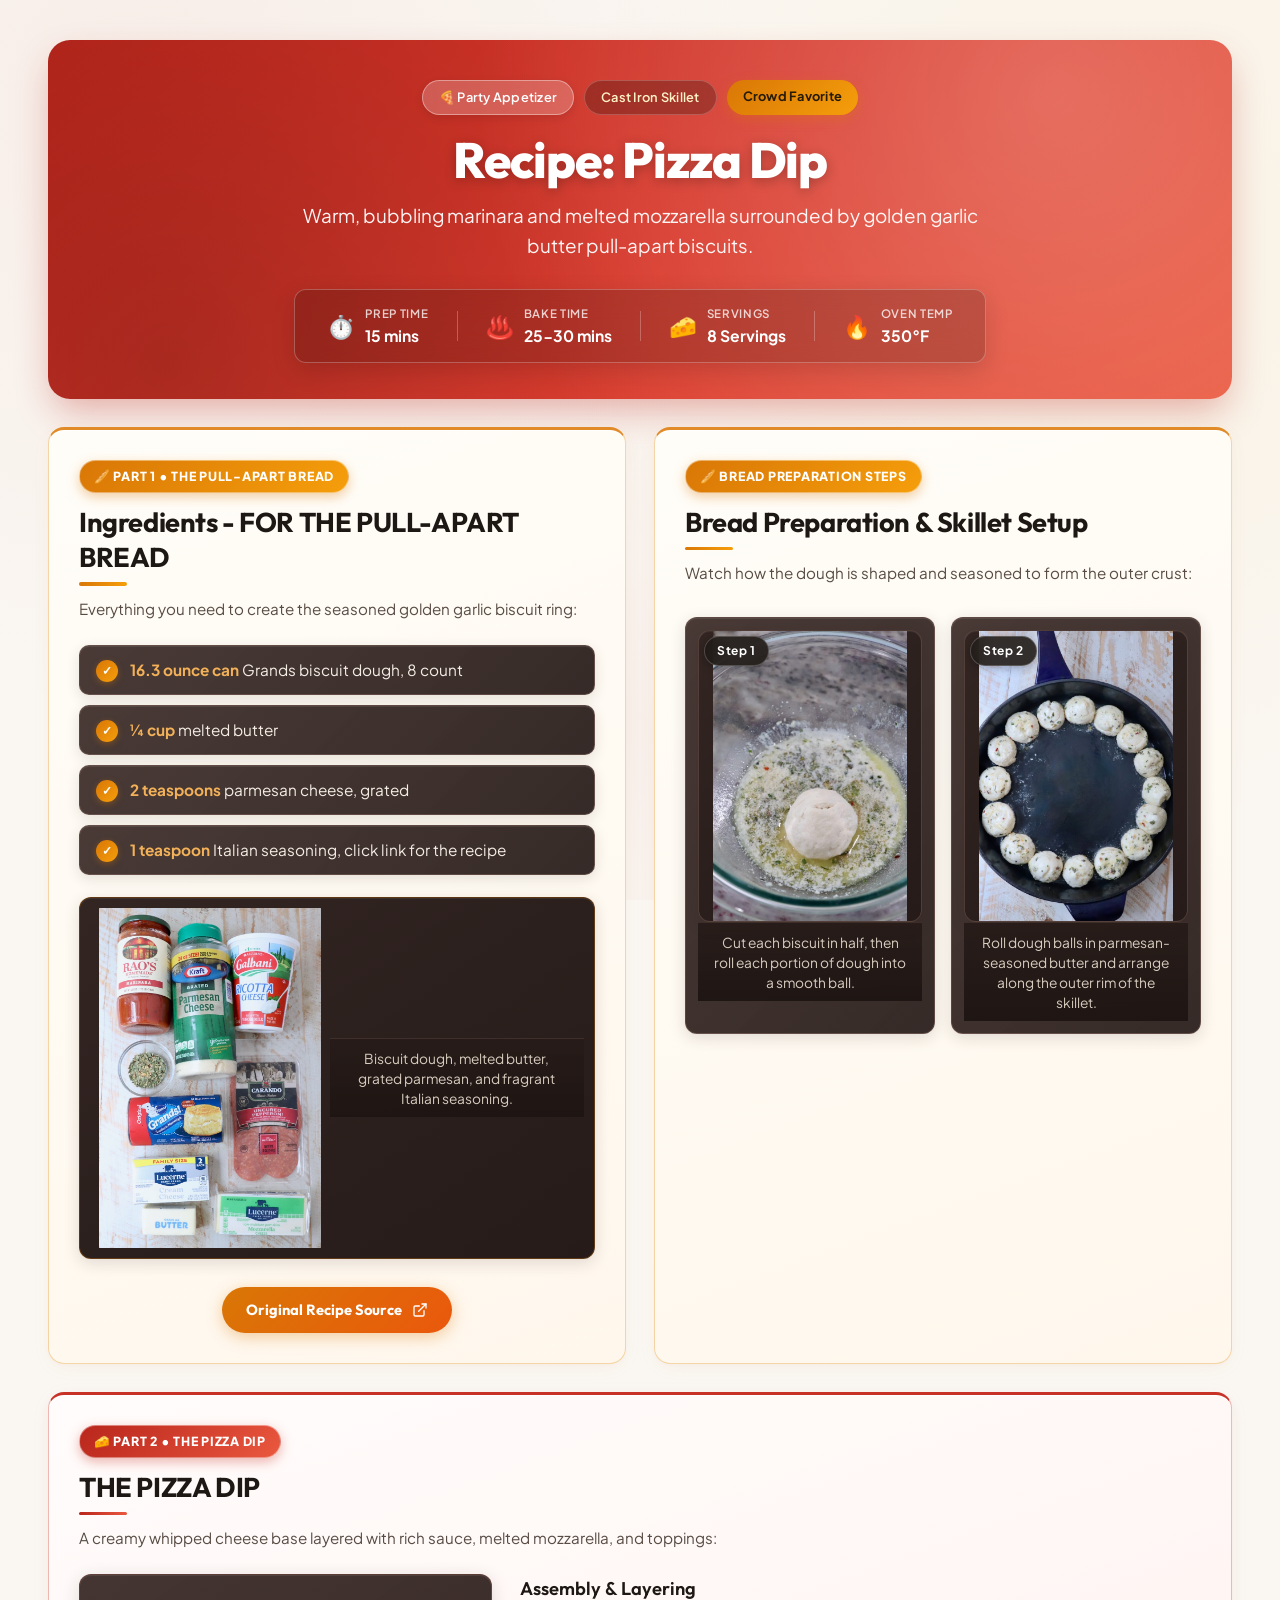
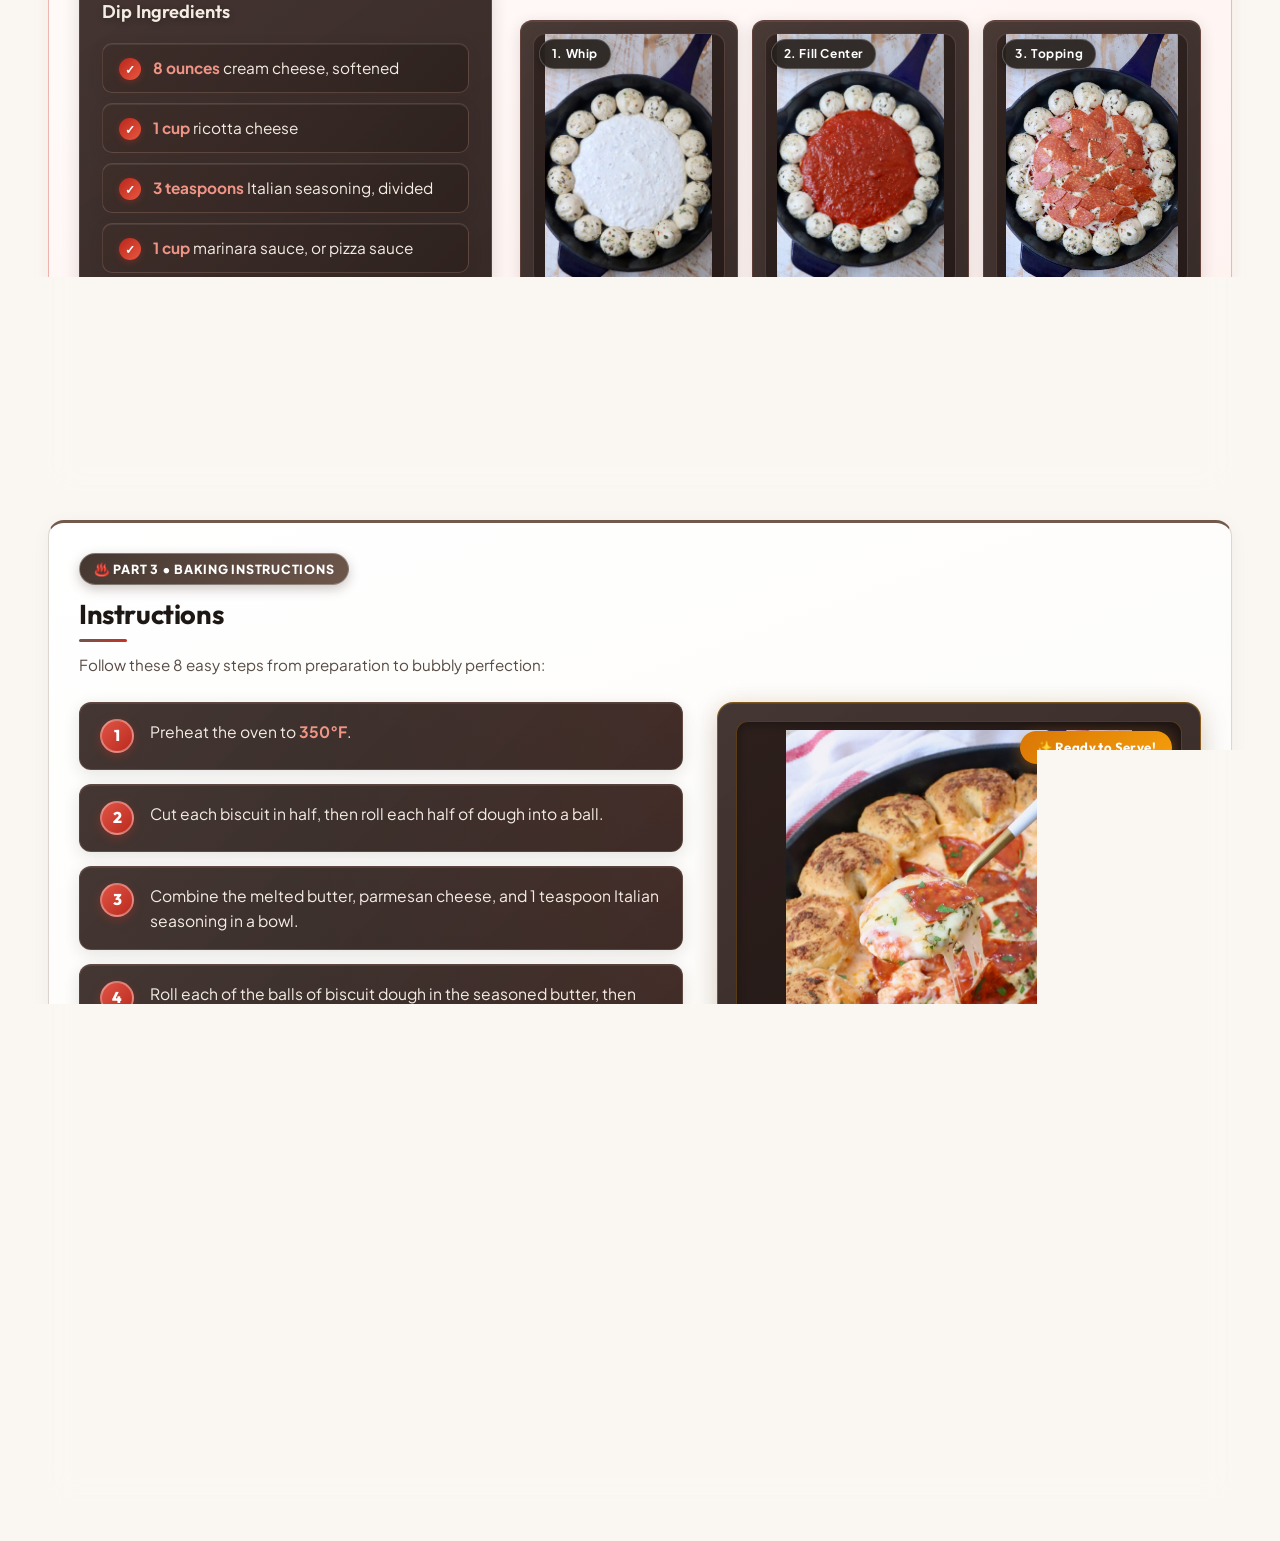
<file: index.html>
<!DOCTYPE html>
<html lang="en">

<head>
    <meta charset="utf-8">
    <meta http-equiv="X-UA-Compatible" content="IE=edge">
    <meta name="viewport" content="width=device-width, initial-scale=1.0">
    <meta name="theme-color" content="#b9261c">
    <meta name="description"
        content="Easy Cast Iron Pizza Dip Recipe with seasoned garlic butter pull-apart bread. Hot, bubbly and delicious party appetizer.">
    <title>Recipe: Easy Cast Iron Pizza Dip</title>
    <!-- Google Fonts for Modern Culinary Typography -->
    <link rel="preconnect" href="https://fonts.googleapis.com">
    <link rel="preconnect" href="https://fonts.gstatic.com" crossorigin>
    <link
        href="https://fonts.googleapis.com/css2?family=Outfit:wght@400;500;600;700;800&family=Plus+Jakarta+Sans:wght@400;500;600;700&display=swap"
        rel="stylesheet">
    <link rel="stylesheet" type="text/css" media="screen" href="main.css">
</head>

<body>
    <div class="grid-container">
        <!-- ==============================================
             HEADER SECTION
             ============================================== -->
        <header id="header" class="card header-card">
            <div class="header-badge-group">
                <span class="badge badge-primary">🍕 Party Appetizer</span>
                <span class="badge badge-secondary">Cast Iron Skillet</span>
                <span class="badge badge-highlight">Crowd Favorite</span>
            </div>
            <h1 class="header-title">Recipe: Pizza Dip</h1>
            <p class="header-subtitle">Warm, bubbling marinara and melted mozzarella surrounded by golden garlic butter
                pull-apart biscuits.</p>

            <div class="recipe-meta-bar">
                <div class="meta-item">
                    <span class="meta-icon">⏱️</span>
                    <div class="meta-content">
                        <span class="meta-label">Prep Time</span>
                        <span class="meta-value">15 mins</span>
                    </div>
                </div>
                <div class="meta-divider"></div>
                <div class="meta-item">
                    <span class="meta-icon">♨️</span>
                    <div class="meta-content">
                        <span class="meta-label">Bake Time</span>
                        <span class="meta-value">25-30 mins</span>
                    </div>
                </div>
                <div class="meta-divider"></div>
                <div class="meta-item">
                    <span class="meta-icon">🧀</span>
                    <div class="meta-content">
                        <span class="meta-label">Servings</span>
                        <span class="meta-value">8 Servings</span>
                    </div>
                </div>
                <div class="meta-divider"></div>
                <div class="meta-item">
                    <span class="meta-icon">🔥</span>
                    <div class="meta-content">
                        <span class="meta-label">Oven Temp</span>
                        <span class="meta-value">350°F</span>
                    </div>
                </div>
            </div>
        </header>

        <!-- ==============================================
             MAIN 1: PULL-APART BREAD INGREDIENTS
             ============================================== -->
        <section id="main1" class="card section-card bread-ingredients-card">
            <div class="section-header">
                <span class="section-tag tag-part1">🥖 Part 1 • The Pull-Apart Bread</span>
                <h2>Ingredients - FOR THE PULL-APART BREAD</h2>
                <p class="section-intro">Everything you need to create the seasoned golden garlic biscuit ring:</p>
            </div>

            <ul class="ingredient-list">
                <li class="ingredient-item">
                    <span class="check-icon">✓</span>
                    <span class="ingredient-text"><strong>16.3 ounce can</strong> Grands biscuit dough, 8 count</span>
                </li>
                <li class="ingredient-item">
                    <span class="check-icon">✓</span>
                    <span class="ingredient-text"><strong>¼ cup</strong> melted butter</span>
                </li>
                <li class="ingredient-item">
                    <span class="check-icon">✓</span>
                    <span class="ingredient-text"><strong>2 teaspoons</strong> parmesan cheese, grated</span>
                </li>
                <li class="ingredient-item">
                    <span class="check-icon">✓</span>
                    <span class="ingredient-text"><strong>1 teaspoon</strong> Italian seasoning, click link for the
                        recipe</span>
                </li>
            </ul>

            <figure class="image-wrapper main1-image-wrapper">
                <img id="ingedient" class="recipe-image" src="pizza-dip-1.jpeg"
                    alt="Ingredients for the Pull-Apart Bread" loading="lazy">
                <figcaption class="image-caption">Biscuit dough, melted butter, grated parmesan, and fragrant Italian
                    seasoning.</figcaption>
            </figure>

            <div class="source-wrapper">
                <a class="source-btn" href="https://whitneybond.com/pizza-dip/" target="_blank"
                    rel="noopener noreferrer">
                    <span>Original Recipe Source</span>
                    <svg class="external-icon" viewBox="0 0 24 24" width="16" height="16" fill="none"
                        stroke="currentColor" stroke-width="2" stroke-linecap="round" stroke-linejoin="round">
                        <path d="M18 13v6a2 2 0 0 1-2 2H5a2 2 0 0 1-2-2V8a2 2 0 0 1 2-2h6"></path>
                        <polyline points="15 3 21 3 21 9"></polyline>
                        <line x1="10" y1="14" x2="21" y2="3"></line>
                    </svg>
                </a>
            </div>
        </section>

        <!-- ==============================================
             MAIN 2: BREAD PREPARATION STEPS & PHOTOS
             ============================================== -->
        <section id="main2" class="card section-card bread-process-card">
            <div class="section-header">
                <span class="section-tag tag-part1-steps">🥖 Bread Preparation Steps</span>
                <h2>Bread Preparation & Skillet Setup</h2>
                <p class="section-intro">Watch how the dough is shaped and seasoned to form the outer crust:</p>
            </div>

            <div class="process-grid-2col">
                <figure class="process-card">
                    <div class="process-badge">Step 1</div>
                    <div class="image-wrapper">
                        <img id="BREAD" class="recipe-image" src="pizza-dip-2.jpeg"
                            alt="Cut each biscuit in half and roll into balls" loading="lazy">
                    </div>
                    <figcaption class="image-caption">Cut each biscuit in half, then roll each portion of dough into a
                        smooth ball.</figcaption>
                </figure>

                <figure class="process-card">
                    <div class="process-badge">Step 2</div>
                    <div class="image-wrapper">
                        <img id="BREAD2" class="recipe-image" src="pizza-dip-3.jpeg"
                            alt="Roll in seasoned butter and arrange in skillet" loading="lazy">
                    </div>
                    <figcaption class="image-caption">Roll dough balls in parmesan-seasoned butter and arrange along the
                        outer rim of the skillet.</figcaption>
                </figure>
            </div>
        </section>

        <!-- ==============================================
             RIGHT: THE PIZZA DIP INGREDIENTS & LAYERING
             ============================================== -->
        <section id="right" class="card section-card dip-section-card">
            <div class="section-header">
                <span class="section-tag tag-part2">🧀 Part 2 • The Pizza Dip</span>
                <h7 class="as-h2">THE PIZZA DIP</h7>
                <p class="section-intro">A creamy whipped cheese base layered with rich sauce, melted mozzarella, and
                    toppings:</p>
            </div>

            <div class="dip-layout-container">
                <!-- Ingredients column -->
                <div class="dip-ingredients-box">
                    <h3 class="subsection-title">Dip Ingredients</h3>
                    <ul class="ingredient-list">
                        <li class="ingredient-item">
                            <span class="check-icon">✓</span>
                            <span class="ingredient-text"><strong>8 ounces</strong> cream cheese, softened</span>
                        </li>
                        <li class="ingredient-item">
                            <span class="check-icon">✓</span>
                            <span class="ingredient-text"><strong>1 cup</strong> ricotta cheese</span>
                        </li>
                        <li class="ingredient-item">
                            <span class="check-icon">✓</span>
                            <span class="ingredient-text"><strong>3 teaspoons</strong> Italian seasoning, divided</span>
                        </li>
                        <li class="ingredient-item">
                            <span class="check-icon">✓</span>
                            <span class="ingredient-text"><strong>1 cup</strong> marinara sauce, or pizza sauce</span>
                        </li>
                        <li class="ingredient-item">
                            <span class="check-icon">✓</span>
                            <span class="ingredient-text"><strong>1 ½ cups</strong> mozzarella cheese, grated</span>
                        </li>
                        <li class="ingredient-item">
                            <span class="check-icon">✓</span>
                            <span class="ingredient-text"><strong>8 slices</strong> pepperoni, quartered (optional
                                topping)</span>
                        </li>
                    </ul>
                </div>

                <!-- 3 Assembly Photos -->
                <div class="dip-process-box">
                    <h3 class="subsection-title">Assembly & Layering</h3>
                    <div class="dip-process-grid">
                        <figure class="process-card">
                            <div class="process-badge">1. Whip</div>
                            <div class="image-wrapper">
                                <img id="dip" class="recipe-image" src="pizza-dip-4.jpeg"
                                    alt="Combine cream cheese, ricotta, and seasoning" loading="lazy">
                            </div>
                            <figcaption class="image-caption">Beat softened cream cheese, ricotta, and Italian seasoning
                                until fluffy.</figcaption>
                        </figure>

                        <figure class="process-card">
                            <div class="process-badge">2. Fill Center</div>
                            <div class="image-wrapper">
                                <img id="dip1" class="recipe-image" src="pizza-dip-5.jpeg"
                                    alt="Spread cream cheese mixture in skillet" loading="lazy">
                            </div>
                            <figcaption class="image-caption">Spread the creamy cheese mixture into the skillet center
                                between the biscuits.</figcaption>
                        </figure>

                        <figure class="process-card">
                            <div class="process-badge">3. Topping</div>
                            <div class="image-wrapper">
                                <img id="dip2" class="recipe-image" src="pizza-dip-7.jpeg"
                                    alt="Layer marinara, mozzarella cheese, and pepperonis" loading="lazy">
                            </div>
                            <figcaption class="image-caption">Layer marinara sauce, generous mozzarella, seasonings, and
                                pepperoni.</figcaption>
                        </figure>
                    </div>
                </div>
            </div>
        </section>

        <!-- ==============================================
             FOOTER: INSTRUCTIONS & FINAL DISH
             ============================================== -->
        <footer id="footer" class="card section-card instructions-card">
            <div class="section-header">
                <span class="section-tag tag-instructions">♨️ Part 3 • Baking Instructions</span>
                <h12 class="as-h2">Instructions</h12>
                <p class="section-intro">Follow these 8 easy steps from preparation to bubbly perfection:</p>
            </div>

            <div class="instructions-layout">
                <!-- Step by step list -->
                <div class="instructions-list-container">
                    <ol class="instruction-list">
                        <li class="instruction-step">
                            <div class="step-number">1</div>
                            <div class="step-content">Preheat the oven to <strong>350°F</strong>.</div>
                        </li>
                        <li class="instruction-step">
                            <div class="step-number">2</div>
                            <div class="step-content">Cut each biscuit in half, then roll each half of dough into a
                                ball.</div>
                        </li>
                        <li class="instruction-step">
                            <div class="step-number">3</div>
                            <div class="step-content">Combine the melted butter, parmesan cheese, and 1 teaspoon Italian
                                seasoning in a bowl.</div>
                        </li>
                        <li class="instruction-step">
                            <div class="step-number">4</div>
                            <div class="step-content">Roll each of the balls of biscuit dough in the seasoned butter,
                                then arrange them around the edge of a greased large cast iron skillet.</div>
                        </li>
                        <li class="instruction-step">
                            <div class="step-number">5</div>
                            <div class="step-content">In a large bowl, use an electric mixer, or stand mixer, to combine
                                the cream cheese, ricotta cheese and 2 teaspoons Italian seasoning.</div>
                        </li>
                        <li class="instruction-step">
                            <div class="step-number">6</div>
                            <div class="step-content">Spread the cream cheese mixture in the bottom of the skillet in
                                the middle of the balls of dough.</div>
                        </li>
                        <li class="instruction-step">
                            <div class="step-number">7</div>
                            <div class="step-content">Top with the marinara sauce, shredded mozzarella cheese and
                                remaining 1 teaspoon Italian seasoning. Top with pepperonis, or another pizza topping of
                                your choice.</div>
                        </li>
                        <li class="instruction-step">
                            <div class="step-number">8</div>
                            <div class="step-content">Place in the oven and bake for <strong>25-30 minutes</strong>
                                until golden brown and cheese is bubbling hot.</div>
                        </li>
                    </ol>
                </div>

                <!-- Final Dish Showcase -->
                <div class="final-dish-showcase">
                    <figure class="final-dish-figure">
                        <div class="final-dish-badge">✨ Ready to Serve!</div>
                        <div class="image-wrapper hero-image-wrapper">
                            <img id="pizza" class="recipe-image" src="pizza-dip-9.jpeg"
                                alt="Freshly baked cast iron pizza dip with pull-apart bread" loading="lazy">
                        </div>
                        <figcaption class="hero-caption">
                            <h4>Fresh From the Oven</h4>
                            <p>Golden, fluffy pull-apart garlic bread paired with rich, molten cheesy dip. Serve
                                immediately while warm and bubbly!</p>
                        </figcaption>
                    </figure>
                </div>
            </div>

        </footer>
    </div>
</body>

</html>
</file>
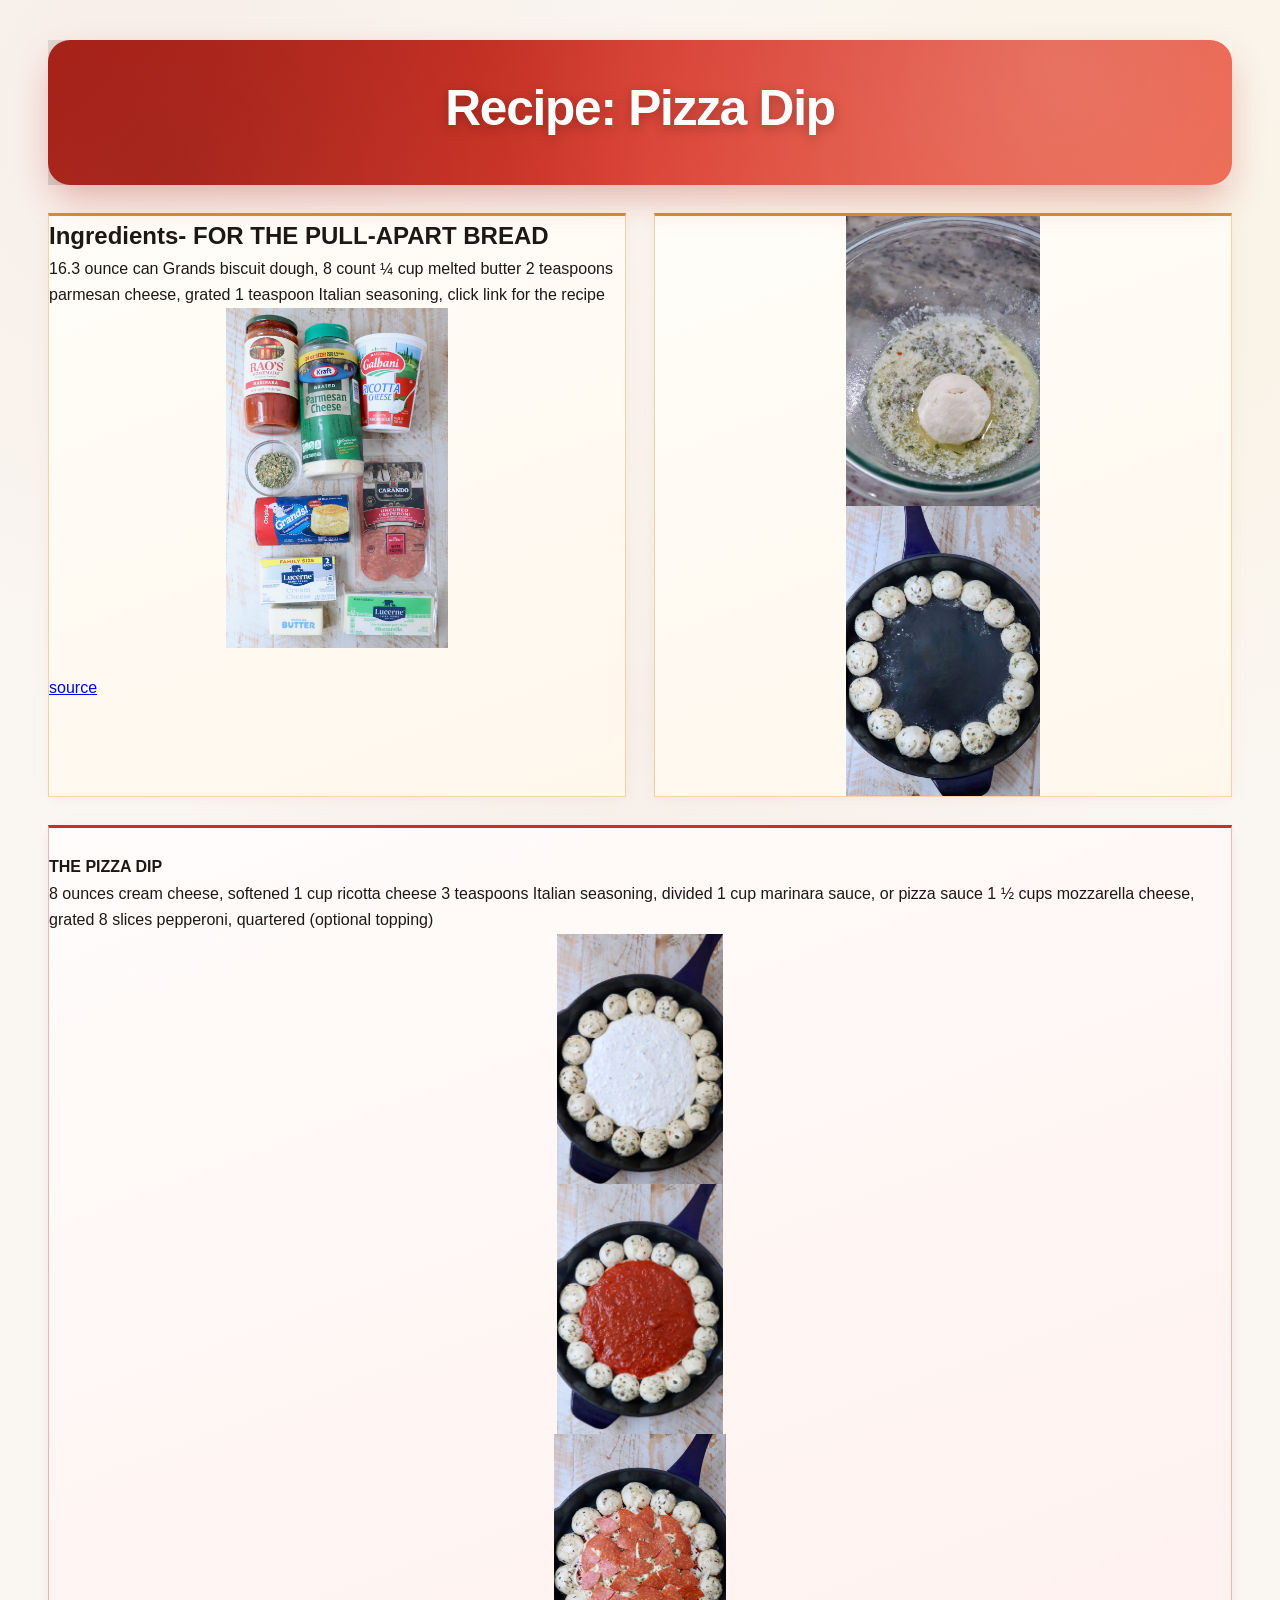
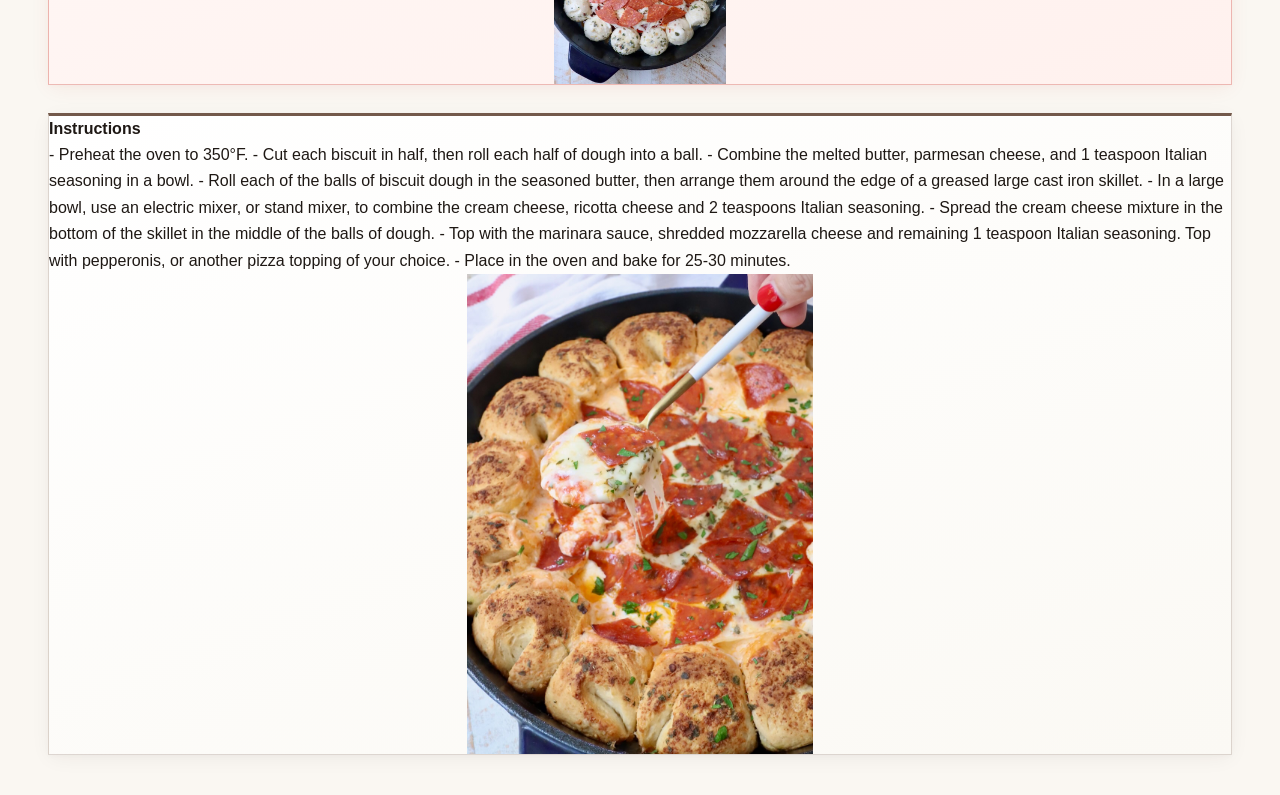
<file: recipe.html>
<!DOCTYPE html>
<html>
<head>
	<meta charset='utf-8'>
	<meta http-equiv='X-UA-Compatible' content='IE=edge'>
	<title>Gluten Free General Tso’s Chicken</title>
	<meta name='viewport' content='width=device-width, initial-scale=1'>
	<link rel='stylesheet' type='text/css' media='screen' href='main.css'>
</head>
<body>
	<div class="grid-container">
        <div id="header"><h1>Recipe: Pizza Dip</h1></div>
        <div id="main1">
		<h2>Ingredients- FOR THE PULL-APART BREAD</h2>
		<h3>16.3 ounce can Grands biscuit dough, 8 count
            ¼ cup melted butter
            2 teaspoons parmesan cheese, grated
            1 teaspoon Italian seasoning, click link for the recipe</h3>
			<h4><img id="ingedient" src="pizza-dip-1.jpeg"></h4>
			<br>
	    <a href="https://whitneybond.com/pizza-dip/">
         source
        </a>
        </div>

        <div id="main2">
		<h5><img id="BREAD" src="pizza-dip-2.jpeg"></h5>
		<h6><img id="BREAD2" src="pizza-dip-3.jpeg"></h6>
		</div>

        <div id="right">
		<br><h7>THE PIZZA DIP</h7></br>
        <h8>8 ounces cream cheese, softened
        1 cup ricotta cheese
        3 teaspoons Italian seasoning, divided
        1 cup marinara sauce, or pizza sauce
        1 ½ cups mozzarella cheese, grated
        8 slices pepperoni, quartered (optional topping)</h8>
		<h9><img id="dip" src="pizza-dip-4.jpeg"></h9>
		<h10><img id="dip1" src="pizza-dip-5.jpeg"></h10>
		<h11><img id="dip2" src="pizza-dip-7.jpeg"></h11>
        </div>
		
        <div id="footer">
		<h12>Instructions</h12>

        <br><h13>- Preheat the oven to 350°F.
        - Cut each biscuit in half, then roll each half of dough into a ball.
        - Combine the melted butter, parmesan cheese, and 1 teaspoon Italian seasoning in a bowl.
        - Roll each of the balls of biscuit dough in the seasoned butter, then arrange them around the edge of a greased large cast iron skillet.
        - In a large bowl, use an electric mixer, or stand mixer, to combine the cream cheese, ricotta cheese and 2 teaspoons Italian seasoning.
        - Spread the cream cheese mixture in the bottom of the skillet in the middle of the balls of dough.
        - Top with the marinara sauce, shredded mozzarella cheese and remaining 1 teaspoon Italian seasoning. Top with pepperonis, or another pizza topping of your choice.
        - Place in the oven and bake for 25-30 minutes.</h13></br>
		<h14><img id="pizza" src="pizza-dip-9.jpeg"></h14>
	</div>
	
	
</body>
</html>
</file>
<file: main.css>
/* ==========================================================================
   WEEK 4 RECIPE WEBSITE: PIZZA DIP
   Modern, Ultra-Premium, Culinary Editorial Design System
   Features: Color Distinction by Part, Glassmorphism, Micro-interactions,
             Soft Ambient Glow, 3-Tier Responsive
   ========================================================================== */

/* --------------------------------------------------------------------------
   1. CSS VARIABLES & DESIGN TOKENS
   -------------------------------------------------------------------------- */
:root {
    /* Brand Palette - Italian Gourmet Warmth */
    --primary: #c83226;
    --primary-hover: #b3251a;
    --primary-light: #e84538;
    --primary-glow: rgba(200, 50, 38, 0.28);
    --primary-gradient: linear-gradient(135deg, #b9261c 0%, #d83a2d 52%, #ea583f 100%);
    --primary-gradient-subtle: linear-gradient(135deg, rgba(200, 50, 38, 0.08) 0%, rgba(234, 88, 63, 0.05) 100%);

    /* Part 1: Pull-Apart Bread (Warm Butter & Golden Crust) */
    --crust-gold: #d97706;
    --crust-gold-light: #f59e0b;
    --crust-gold-glow: rgba(217, 119, 6, 0.35);
    --crust-bg-gradient: linear-gradient(160deg, #fffdf8 0%, #fff7ec 100%);
    --crust-bg-hover: linear-gradient(160deg, #ffffff 0%, #fef3e0 100%);
    --crust-border: rgba(229, 150, 40, 0.38);
    --crust-border-hover: rgba(217, 119, 6, 0.6);
    --crust-border-top: #e08b28;

    /* Part 2: The Pizza Dip (Tomato Marinara & Melted Cheese Pastel Blush) */
    --dip-red: #c83226;
    --dip-red-glow: rgba(200, 50, 38, 0.35);
    --dip-bg-gradient: linear-gradient(160deg, #fffcfb 0%, #fff1ee 100%);
    --dip-bg-hover: linear-gradient(160deg, #ffffff 0%, #fde8e4 100%);
    --dip-border: rgba(200, 50, 38, 0.32);
    --dip-border-hover: rgba(200, 50, 38, 0.6);
    --dip-border-top: #c83226;

    /* Part 3: Baking Instructions (Cast-Iron Warmth & Gourmet Parchment) */
    --bake-slate: #5a463a;
    --bake-slate-glow: rgba(90, 70, 58, 0.3);
    --bake-bg-gradient: linear-gradient(160deg, #ffffff 0%, #fbf9f4 100%);
    --bake-bg-hover: linear-gradient(160deg, #ffffff 0%, #f5efe6 100%);
    --bake-border: rgba(160, 140, 125, 0.35);
    --bake-border-hover: rgba(160, 140, 125, 0.65);
    --bake-border-top: #73594b;

    /* Backgrounds & Glassmorphic Surfaces */
    --bg-body: #faf7f2;
    --bg-card: rgba(255, 255, 255, 0.94);
    --bg-card-hover: rgba(255, 255, 255, 0.98);
    --bg-card-subtle: #fcfbfa;
    --bg-image-wrapper: #faf6f0;
    --bg-highlight: #fff7ed;

    /* Text & High Contrast Hierarchy */
    --text-primary: #1e1814;
    --text-secondary: #584c44;
    --text-muted: #8a7e75;
    --text-inverse: #ffffff;

    /* Delicate Borders */
    --border-card: rgba(226, 215, 204, 0.75);
    --border-card-hover: rgba(200, 50, 38, 0.35);
    --border-subtle: rgba(235, 226, 218, 0.85);

    /* Radii Tokens */
    --radius-sm: 8px;
    --radius-md: 12px;
    --radius-lg: 16px;
    --radius-xl: 22px;
    --radius-pill: 9999px;

    /* Shadows & Ambient Lighting */
    --shadow-sm: 0 2px 6px rgba(45, 30, 20, 0.04);
    --shadow-card: 0 4px 20px -2px rgba(45, 30, 20, 0.06), 0 2px 6px -1px rgba(45, 30, 20, 0.03);
    --shadow-card-hover: 0 16px 36px -4px rgba(200, 50, 38, 0.12), 0 6px 14px -2px rgba(45, 30, 20, 0.05);
    --shadow-header: 0 16px 36px -6px rgba(185, 38, 28, 0.35);
    --shadow-image: 0 4px 14px rgba(40, 25, 15, 0.06);
    --shadow-image-hover: 0 8px 24px rgba(200, 50, 38, 0.16);

    /* Typography */
    --font-heading: 'Outfit', -apple-system, BlinkMacSystemFont, 'Segoe UI', Roboto, sans-serif;
    --font-body: 'Plus Jakarta Sans', -apple-system, BlinkMacSystemFont, 'Segoe UI', Roboto, sans-serif;

    /* Smooth Micro-interaction Timings */
    --transition-smooth: all 0.3s cubic-bezier(0.16, 1, 0.3, 1);
    --transition-fast: all 0.2s cubic-bezier(0.16, 1, 0.3, 1);
    --transition-bounce: all 0.4s cubic-bezier(0.34, 1.56, 0.64, 1);
}

/* --------------------------------------------------------------------------
   2. GLOBAL RESET & BASE STYLES
   -------------------------------------------------------------------------- */
*, *::before, *::after {
    box-sizing: border-box;
    margin: 0;
    padding: 0;
}

html {
    scroll-behavior: smooth;
    -webkit-font-smoothing: antialiased;
    -moz-osx-font-smoothing: grayscale;
}

body {
    min-height: 100vh;
    font-family: var(--font-body);
    font-size: 16px;
    line-height: 1.65;
    color: var(--text-primary);
    background-color: var(--bg-body);
    background-image: 
        radial-gradient(circle at 12% 12%, rgba(200, 50, 38, 0.05) 0%, transparent 45%),
        radial-gradient(circle at 88% 28%, rgba(245, 158, 11, 0.06) 0%, transparent 45%),
        radial-gradient(circle at 50% 80%, rgba(200, 50, 38, 0.04) 0%, transparent 50%);
    background-attachment: fixed;
    overflow-x: hidden;
}

/* Selection Highlight */
::selection {
    background: rgba(200, 50, 38, 0.15);
    color: var(--primary);
}

/* --------------------------------------------------------------------------
   3. LAYOUT CONTAINER & RESPONSIVE GRID (DESKTOP DEFAULT)
   -------------------------------------------------------------------------- */
.grid-container {
    display: grid;
    grid-template-columns: repeat(12, 1fr);
    gap: 28px;
    max-width: 1240px;
    margin: 40px auto;
    padding: 0 28px;
    transition: var(--transition-smooth);
}

/* Base Card Style with Glassmorphic Texture */
.card {
    background-color: var(--bg-card);
    backdrop-filter: blur(14px);
    -webkit-backdrop-filter: blur(14px);
    border-radius: var(--radius-lg);
    border: 1px solid var(--border-card);
    border-top: 1px solid rgba(255, 255, 255, 0.9);
    box-shadow: var(--shadow-card), inset 0 1px 0 rgba(255, 255, 255, 0.8);
    padding: 30px;
    transition: var(--transition-smooth);
    position: relative;
    overflow: hidden;
}

.card:hover {
    transform: translateY(-4px);
}

/* Section Header styling within cards */
.section-header {
    margin-bottom: 24px;
    position: relative;
}

/* Base Section Tag Badge */
.section-tag {
    display: inline-flex;
    align-items: center;
    gap: 6px;
    font-size: 0.78rem;
    font-weight: 800;
    text-transform: uppercase;
    letter-spacing: 0.06em;
    padding: 5px 14px;
    border-radius: var(--radius-pill);
    margin-bottom: 12px;
    transition: var(--transition-fast);
}

/* PART 1 BADGE: Warm Crust Golden Amber */
.tag-part1,
.tag-part1-steps {
    background: linear-gradient(135deg, #d97706 0%, #f59e0b 100%);
    color: #ffffff;
    border: 1px solid rgba(255, 255, 255, 0.4);
    box-shadow: 0 4px 12px var(--crust-gold-glow);
}

/* PART 2 BADGE: Rich Italian Tomato Marinara */
.tag-part2 {
    background: linear-gradient(135deg, #b9261c 0%, #ea583f 100%);
    color: #ffffff;
    border: 1px solid rgba(255, 255, 255, 0.4);
    box-shadow: 0 4px 12px var(--dip-red-glow);
}

/* PART 3 BADGE: Cast-Iron Skillet Warmth */
.tag-instructions {
    background: linear-gradient(135deg, #443730 0%, #6e574c 100%);
    color: #ffffff;
    border: 1px solid rgba(255, 255, 255, 0.3);
    box-shadow: 0 4px 12px var(--bake-slate-glow);
}

.section-tag:hover {
    transform: translateY(-1px) scale(1.02);
}

/* Section Headings with Editorial Accents */
.section-header h2,
.section-header .as-h2,
h7.as-h2,
h12.as-h2 {
    font-family: var(--font-heading);
    font-size: clamp(1.4rem, 2.2vw, 1.7rem);
    font-weight: 700;
    line-height: 1.3;
    color: var(--text-primary);
    letter-spacing: -0.015em;
    display: block;
    position: relative;
    padding-bottom: 10px;
}

.section-header h2::after,
.section-header .as-h2::after,
h7.as-h2::after,
h12.as-h2::after {
    content: '';
    position: absolute;
    bottom: 0;
    left: 0;
    width: 48px;
    height: 3.5px;
    border-radius: var(--radius-pill);
    background: var(--primary-gradient);
}

.section-intro {
    font-size: 0.95rem;
    color: var(--text-secondary);
    margin-top: 10px;
}

.subsection-title {
    font-family: var(--font-heading);
    font-size: 1.15rem;
    font-weight: 600;
    color: var(--text-primary);
    margin-bottom: 16px;
    display: flex;
    align-items: center;
    gap: 8px;
}

/* --------------------------------------------------------------------------
   4. HEADER SECTION (#header)
   -------------------------------------------------------------------------- */
#header {
    grid-column: 1 / -1;
    background: var(--primary-gradient);
    color: var(--text-inverse);
    border: none;
    box-shadow: var(--shadow-header);
    padding: 40px 36px 36px;
    text-align: center;
    position: relative;
    border-radius: var(--radius-xl);
}

#header::before {
    content: '';
    position: absolute;
    inset: 0;
    background: 
        radial-gradient(circle at 85% 15%, rgba(255, 255, 255, 0.22) 0%, transparent 55%),
        radial-gradient(circle at 10% 90%, rgba(0, 0, 0, 0.16) 0%, transparent 45%);
    pointer-events: none;
}

.header-badge-group {
    display: flex;
    justify-content: center;
    flex-wrap: wrap;
    gap: 10px;
    margin-bottom: 16px;
    position: relative;
    z-index: 1;
}

.badge {
    font-size: 0.8rem;
    font-weight: 600;
    letter-spacing: 0.02em;
    padding: 6px 16px;
    border-radius: var(--radius-pill);
    backdrop-filter: blur(8px);
    transition: var(--transition-fast);
}

.badge:hover {
    transform: translateY(-2px);
}

.badge-primary {
    background: rgba(255, 255, 255, 0.22);
    color: #ffffff;
    border: 1px solid rgba(255, 255, 255, 0.38);
    box-shadow: 0 3px 8px rgba(0, 0, 0, 0.1);
}

.badge-secondary {
    background: rgba(0, 0, 0, 0.24);
    color: #fef3c7;
    border: 1px solid rgba(255, 255, 255, 0.2);
}

.badge-highlight {
    background: linear-gradient(135deg, #d97706, #f59e0b);
    color: #271b05;
    font-weight: 700;
    box-shadow: 0 4px 12px var(--crust-gold-glow);
}

.header-title,
#header h1 {
    font-family: var(--font-heading);
    font-size: clamp(2.1rem, 4.2vw, 3.1rem);
    font-weight: 800;
    line-height: 1.15;
    letter-spacing: -0.025em;
    color: #ffffff;
    text-shadow: 0 3px 12px rgba(0, 0, 0, 0.25);
    margin-bottom: 12px;
    position: relative;
    z-index: 1;
}

.header-subtitle {
    font-size: clamp(1rem, 1.8vw, 1.18rem);
    color: rgba(255, 255, 255, 0.94);
    max-width: 700px;
    margin: 0 auto 28px;
    line-height: 1.6;
    position: relative;
    z-index: 1;
}

/* Glassmorphism Meta Bar */
.recipe-meta-bar {
    display: inline-flex;
    align-items: center;
    justify-content: center;
    flex-wrap: wrap;
    background: rgba(0, 0, 0, 0.18);
    backdrop-filter: blur(14px);
    -webkit-backdrop-filter: blur(14px);
    border: 1px solid rgba(255, 255, 255, 0.25);
    border-radius: var(--radius-md);
    padding: 10px 24px;
    gap: 20px;
    position: relative;
    z-index: 1;
    box-shadow: 0 8px 24px rgba(0, 0, 0, 0.14);
}

.meta-item {
    display: flex;
    align-items: center;
    gap: 10px;
    text-align: left;
    padding: 4px 8px;
    border-radius: var(--radius-sm);
    transition: var(--transition-fast);
}

.meta-item:hover {
    background: rgba(255, 255, 255, 0.12);
    transform: translateY(-1px);
}

.meta-icon {
    font-size: 1.4rem;
    line-height: 1;
}

.meta-content {
    display: flex;
    flex-direction: column;
}

.meta-label {
    font-size: 0.72rem;
    text-transform: uppercase;
    letter-spacing: 0.06em;
    color: rgba(255, 255, 255, 0.78);
    font-weight: 600;
}

.meta-value {
    font-size: 0.98rem;
    font-weight: 700;
    color: #ffffff;
}

.meta-divider {
    width: 1px;
    height: 30px;
    background: rgba(255, 255, 255, 0.25);
}

/* --------------------------------------------------------------------------
   5. INGREDIENTS LIST COMPONENT & MICRO-INTERACTIONS
   -------------------------------------------------------------------------- */
.ingredient-list {
    list-style: none;
    display: flex;
    flex-direction: column;
    gap: 10px;
    margin-bottom: 22px;
}

.ingredient-item {
    display: flex;
    align-items: flex-start;
    gap: 12px;
    background: linear-gradient(135deg, rgba(62, 46, 42, 0.94) 0%, rgba(46, 34, 31, 0.96) 100%);
    border: 1px solid rgba(180, 140, 125, 0.28);
    border-radius: 10px;
    padding: 12px 16px;
    box-shadow: 0 4px 14px rgba(45, 30, 25, 0.12), inset 0 1px 0 rgba(255, 255, 255, 0.08);
    transition: var(--transition-smooth);
    cursor: default;
}

.ingredient-item:hover {
    background: linear-gradient(135deg, rgba(74, 55, 50, 0.96) 0%, rgba(56, 41, 37, 0.98) 100%);
    transform: translateX(6px);
    border-color: rgba(220, 140, 110, 0.45);
    box-shadow: 0 6px 20px rgba(45, 30, 25, 0.18), inset 0 1px 0 rgba(255, 255, 255, 0.12);
}

.check-icon {
    display: inline-flex;
    align-items: center;
    justify-content: center;
    width: 22px;
    height: 22px;
    border-radius: 50%;
    color: #ffffff;
    font-size: 0.75rem;
    font-weight: bold;
    flex-shrink: 0;
    margin-top: 2px;
    transition: var(--transition-bounce);
}

.ingredient-item:hover .check-icon {
    transform: scale(1.15) rotate(6deg);
}

.ingredient-text {
    font-size: 0.96rem;
    color: #f4ede4; /* Warm velvety cream text */
    line-height: 1.5;
}

/* --------------------------------------------------------------------------
   6. IMAGE WRAPPERS & IMAGE DISPLAY RULES (CONTAIN & NO-CROP)
   -------------------------------------------------------------------------- */
.image-wrapper {
    background: linear-gradient(145deg, #322522 0%, #261b19 100%);
    border-radius: var(--radius-md);
    border: 1px solid rgba(180, 140, 125, 0.28);
    overflow: hidden;
    position: relative;
    box-shadow: 0 4px 16px rgba(45, 30, 25, 0.14), inset 0 1px 0 rgba(255, 255, 255, 0.06);
    display: flex;
    align-items: center;
    justify-content: center;
    transition: var(--transition-smooth);
}

.recipe-image,
#ingedient,
#BREAD,
#BREAD2,
#dip,
#dip1,
#dip2,
#pizza {
    display: block;
    width: 100%;
    height: auto;
    object-fit: contain; /* Full photo visible without cropping or distortion */
    border-radius: calc(var(--radius-md) - 2px);
    transition: transform 0.4s cubic-bezier(0.16, 1, 0.3, 1), filter 0.3s ease;
}

.image-wrapper:hover {
    border-color: rgba(220, 140, 110, 0.5);
    box-shadow: 0 8px 24px rgba(60, 40, 35, 0.2), inset 0 1px 0 rgba(255, 255, 255, 0.1);
}

.image-wrapper:hover .recipe-image {
    transform: scale(1.03);
}

.image-caption {
    font-size: 0.86rem;
    color: #d8cdbf; /* Soft warm sand cream text */
    background: linear-gradient(180deg, rgba(38, 27, 24, 0.9) 0%, rgba(30, 21, 19, 0.97) 100%);
    border-top: 1px solid rgba(180, 140, 125, 0.22);
    line-height: 1.45;
    text-align: center;
    padding: 10px 14px 8px;
    width: 100%;
}

/* ==========================================================================
   PART 1 SPECIFIC STYLES: PULL-APART BREAD (Warm Butter & Golden Crust)
   ========================================================================== */
#main1,
#main2 {
    background: var(--crust-bg-gradient);
    border: 1px solid var(--crust-border);
    border-top: 3.5px solid var(--crust-border-top);
    box-shadow: 0 4px 20px -2px rgba(180, 110, 20, 0.06), 0 2px 6px -1px rgba(180, 110, 20, 0.03), inset 0 1px 0 rgba(255, 255, 255, 0.95);
}

#main1:hover,
#main2:hover {
    background: var(--crust-bg-hover);
    border-color: var(--crust-border-hover);
    border-top-color: var(--crust-gold);
    box-shadow: 0 16px 36px -4px rgba(217, 119, 6, 0.16), 0 6px 14px -2px rgba(180, 110, 20, 0.06), inset 0 1px 0 rgba(255, 255, 255, 1);
}

#main1 .section-header h2::after,
#main2 .section-header h2::after {
    background: linear-gradient(90deg, #d97706, #f59e0b);
}

#main1 .check-icon {
    background: linear-gradient(135deg, #d97706, #f59e0b);
    box-shadow: 0 2px 6px var(--crust-gold-glow);
}

#main1 .ingredient-text strong {
    color: #f3b259; /* Soft warm honey gold */
}

#main1 .ingredient-item:hover {
    border-color: rgba(245, 158, 11, 0.45);
    box-shadow: 0 6px 18px rgba(45, 30, 25, 0.18);
}

/* 7. MAIN 1 (#main1): Layout Details */
#main1 {
    grid-column: 1 / span 6;
    display: flex;
    flex-direction: column;
}

.main1-image-wrapper {
    margin-top: auto;
    margin-bottom: 18px;
    background: linear-gradient(145deg, #322522 0%, #261b19 100%);
    border-color: rgba(217, 119, 6, 0.3);
    padding: 10px;
}

#ingedient {
    max-height: 340px;
    margin: 0 auto;
}

.source-wrapper {
    margin-top: 10px;
    text-align: center;
}

.source-btn {
    display: inline-flex;
    align-items: center;
    justify-content: center;
    gap: 10px;
    background: linear-gradient(135deg, #d97706 0%, #ea580c 100%);
    color: #ffffff;
    font-family: var(--font-heading);
    font-size: 0.92rem;
    font-weight: 700;
    text-decoration: none;
    padding: 11px 24px;
    border-radius: var(--radius-pill);
    box-shadow: 0 4px 16px rgba(217, 119, 6, 0.35);
    transition: var(--transition-smooth);
}

.source-btn:hover {
    background: linear-gradient(135deg, #ea580c 0%, #f97316 100%);
    box-shadow: 0 8px 24px rgba(234, 88, 12, 0.45);
    transform: translateY(-2px);
    color: #ffffff;
}

.source-btn:active {
    transform: translateY(0);
}

.external-icon {
    transition: transform 0.25s cubic-bezier(0.16, 1, 0.3, 1);
}

.source-btn:hover .external-icon {
    transform: translate(3px, -3px);
}

/* 8. MAIN 2 (#main2): Layout Details */
#main2 {
    grid-column: 7 / span 6;
    display: flex;
    flex-direction: column;
}

.process-grid-2col {
    display: grid;
    grid-template-columns: repeat(2, 1fr);
    gap: 16px;
    margin-top: 8px;
}

.process-card {
    background: linear-gradient(135deg, rgba(62, 46, 42, 0.94) 0%, rgba(46, 34, 31, 0.96) 100%);
    border: 1px solid rgba(180, 140, 125, 0.28);
    border-radius: var(--radius-md);
    padding: 12px;
    display: flex;
    flex-direction: column;
    position: relative;
    box-shadow: 0 4px 16px rgba(45, 30, 25, 0.14), inset 0 1px 0 rgba(255, 255, 255, 0.08);
    transition: var(--transition-smooth);
    overflow: hidden;
}

.process-card:hover {
    background: linear-gradient(135deg, rgba(74, 55, 50, 0.96) 0%, rgba(56, 41, 37, 0.98) 100%);
    border-color: rgba(217, 119, 6, 0.45);
    box-shadow: 0 8px 22px rgba(45, 30, 25, 0.2), 0 0 14px rgba(217, 119, 6, 0.15);
    transform: translateY(-3px);
}

.process-badge {
    position: absolute;
    top: 18px;
    left: 18px;
    z-index: 2;
    background: rgba(30, 24, 20, 0.88);
    backdrop-filter: blur(8px);
    -webkit-backdrop-filter: blur(8px);
    color: #ffffff;
    font-size: 0.75rem;
    font-weight: 700;
    letter-spacing: 0.05em;
    padding: 4px 12px;
    border-radius: var(--radius-pill);
    border: 1px solid rgba(255, 255, 255, 0.2);
    box-shadow: 0 2px 8px rgba(0, 0, 0, 0.25);
    transition: var(--transition-fast);
}

.process-card:hover .process-badge {
    background: #d97706;
    border-color: rgba(255, 255, 255, 0.4);
    box-shadow: 0 3px 10px rgba(217, 119, 6, 0.4);
}

#BREAD,
#BREAD2 {
    max-height: 290px;
    margin: 0 auto;
}

/* ==========================================================================
   PART 2 SPECIFIC STYLES: THE PIZZA DIP (Tomato Marinara & Melted Cheese)
   ========================================================================== */
#right {
    grid-column: 1 / -1;
    background: var(--dip-bg-gradient);
    border: 1px solid var(--dip-border);
    border-top: 3.5px solid var(--dip-border-top);
    box-shadow: 0 4px 20px -2px rgba(185, 40, 30, 0.07), 0 2px 6px -1px rgba(185, 40, 30, 0.03), inset 0 1px 0 rgba(255, 255, 255, 0.95);
}

#right:hover {
    background: var(--dip-bg-hover);
    border-color: var(--dip-border-hover);
    border-top-color: var(--primary-hover);
    box-shadow: 0 16px 36px -4px rgba(200, 50, 38, 0.18), 0 6px 14px -2px rgba(185, 40, 30, 0.06), inset 0 1px 0 rgba(255, 255, 255, 1);
}

#right .section-header .as-h2::after,
#right .section-header h7::after {
    background: linear-gradient(90deg, #b9261c, #ea583f);
}

#right .check-icon {
    background: linear-gradient(135deg, #b9261c, #ea583f);
    box-shadow: 0 2px 6px var(--dip-red-glow);
}

#right .ingredient-text strong {
    color: #f09586; /* Soft warm terracotta coral */
}

#right .ingredient-item:hover {
    border-color: rgba(234, 110, 90, 0.45);
    box-shadow: 0 6px 18px rgba(45, 30, 25, 0.18);
}

.dip-layout-container {
    display: grid;
    grid-template-columns: 1fr 1.65fr;
    gap: 28px;
    align-items: start;
}

.dip-ingredients-box {
    background: linear-gradient(145deg, rgba(58, 42, 39, 0.95) 0%, rgba(44, 31, 28, 0.97) 100%);
    border: 1px solid rgba(190, 110, 95, 0.3);
    border-radius: var(--radius-md);
    padding: 22px;
    box-shadow: 0 4px 18px rgba(45, 30, 25, 0.14), inset 0 1px 0 rgba(255, 255, 255, 0.08);
}

.dip-ingredients-box .subsection-title {
    color: #f4ede4; /* Warm velvety cream title */
    text-shadow: 0 2px 6px rgba(0, 0, 0, 0.25);
}

.dip-process-grid {
    display: grid;
    grid-template-columns: repeat(3, 1fr);
    gap: 14px;
}

.dip-process-grid .process-card {
    background: linear-gradient(135deg, rgba(62, 46, 42, 0.94) 0%, rgba(46, 34, 31, 0.96) 100%);
    border: 1px solid rgba(190, 110, 95, 0.28);
    box-shadow: 0 4px 16px rgba(45, 30, 25, 0.14), inset 0 1px 0 rgba(255, 255, 255, 0.08);
}

.dip-process-grid .process-card:hover {
    background: linear-gradient(135deg, rgba(74, 55, 50, 0.96) 0%, rgba(56, 41, 37, 0.98) 100%);
    border-color: rgba(234, 110, 90, 0.45);
    box-shadow: 0 8px 22px rgba(45, 30, 25, 0.2), 0 0 14px rgba(200, 50, 38, 0.15);
}

.dip-process-grid .process-card:hover .process-badge {
    background: #c83226;
    box-shadow: 0 3px 10px rgba(200, 50, 38, 0.4);
}

#dip,
#dip1,
#dip2 {
    max-height: 250px;
    margin: 0 auto;
}

/* ==========================================================================
   PART 3 SPECIFIC STYLES: INSTRUCTIONS & HERO DISH (Skillet Warmth)
   ========================================================================== */
#footer {
    grid-column: 1 / -1;
    background: var(--bake-bg-gradient);
    border: 1px solid var(--bake-border);
    border-top: 3.5px solid var(--bake-border-top);
    box-shadow: 0 4px 20px -2px rgba(45, 30, 20, 0.06), 0 2px 6px -1px rgba(45, 30, 20, 0.03), inset 0 1px 0 rgba(255, 255, 255, 0.95);
}

#footer:hover {
    background: var(--bake-bg-hover);
    border-color: var(--bake-border-hover);
    border-top-color: var(--bake-slate);
    box-shadow: 0 16px 36px -4px rgba(45, 30, 20, 0.14), 0 6px 14px -2px rgba(45, 30, 20, 0.05), inset 0 1px 0 rgba(255, 255, 255, 1);
}

#footer .section-header .as-h2::after,
#footer .section-header h12::after {
    background: linear-gradient(90deg, #6e574c, #c83226);
}

.instructions-layout {
    display: grid;
    grid-template-columns: 1.25fr 1fr;
    gap: 34px;
    align-items: start;
}

/* Step-by-Step Instruction Cards: Rich Dark Berry / Espresso Theme */
.instruction-list {
    list-style: none;
    display: flex;
    flex-direction: column;
    gap: 14px;
}

.instruction-step {
    display: flex;
    align-items: flex-start;
    gap: 16px;
    background: linear-gradient(135deg, rgba(58, 44, 40, 0.95) 0%, rgba(44, 33, 30, 0.97) 100%);
    border: 1px solid rgba(180, 130, 115, 0.28);
    border-radius: var(--radius-md);
    padding: 16px 20px;
    box-shadow: 0 4px 16px rgba(45, 30, 25, 0.12), inset 0 1px 0 rgba(255, 255, 255, 0.08);
    transition: var(--transition-smooth);
    cursor: default;
    position: relative;
    overflow: hidden;
}

.instruction-step::before {
    content: '';
    position: absolute;
    inset: 0;
    background: radial-gradient(circle at top right, rgba(234, 88, 63, 0.08) 0%, transparent 60%);
    pointer-events: none;
}

.instruction-step:hover {
    background: linear-gradient(135deg, rgba(70, 52, 47, 0.96) 0%, rgba(52, 38, 35, 0.98) 100%);
    border-color: rgba(220, 110, 85, 0.45);
    box-shadow: 0 8px 24px rgba(45, 30, 25, 0.18), 0 0 14px rgba(200, 50, 38, 0.15), inset 0 1px 0 rgba(255, 255, 255, 0.12);
    transform: translateX(6px);
}

.step-number {
    display: flex;
    align-items: center;
    justify-content: center;
    width: 34px;
    height: 34px;
    border-radius: 50%;
    background: linear-gradient(135deg, #e05345 0%, #ba2b1e 100%);
    color: #ffffff;
    font-family: var(--font-heading);
    font-size: 0.98rem;
    font-weight: 800;
    flex-shrink: 0;
    border: 2px solid rgba(255, 255, 255, 0.35);
    box-shadow: 0 3px 10px rgba(200, 50, 38, 0.35);
    transition: var(--transition-bounce);
    position: relative;
    z-index: 1;
}

.instruction-step:hover .step-number {
    transform: scale(1.15);
    box-shadow: 0 5px 16px rgba(220, 50, 40, 0.55);
    border-color: rgba(255, 255, 255, 0.6);
}

.step-content {
    font-size: 0.98rem;
    line-height: 1.62;
    color: #f4ede4; /* Warm velvety cream text */
    position: relative;
    z-index: 1;
}

.step-content strong {
    color: #f09586; /* Soft warm terracotta coral accent */
    font-weight: 700;
}

/* Final Dish Showcase Card with Subtle Amber Glow */
.final-dish-showcase {
    position: sticky;
    top: 24px;
}

.final-dish-figure {
    background: linear-gradient(145deg, rgba(58, 43, 39, 0.95) 0%, rgba(42, 31, 28, 0.97) 100%);
    border: 1px solid rgba(245, 158, 11, 0.38);
    border-radius: var(--radius-lg);
    padding: 18px;
    box-shadow: 0 8px 28px rgba(45, 30, 25, 0.18), 0 0 18px rgba(245, 158, 11, 0.1), inset 0 1px 0 rgba(255, 255, 255, 0.08);
    position: relative;
    overflow: hidden;
    transition: var(--transition-smooth);
}

.final-dish-figure:hover {
    background: linear-gradient(145deg, rgba(68, 50, 45, 0.96) 0%, rgba(50, 36, 33, 0.98) 100%);
    box-shadow: 0 16px 38px rgba(45, 30, 25, 0.24), 0 0 26px rgba(245, 158, 11, 0.2);
    transform: translateY(-4px);
    border-color: rgba(245, 158, 11, 0.65);
}

.final-dish-badge {
    position: absolute;
    top: 28px;
    right: 28px;
    z-index: 2;
    background: linear-gradient(135deg, #d97706, #f59e0b);
    color: #ffffff;
    font-family: var(--font-heading);
    font-size: 0.82rem;
    font-weight: 700;
    letter-spacing: 0.03em;
    padding: 6px 16px;
    border-radius: var(--radius-pill);
    box-shadow: 0 4px 14px rgba(217, 119, 6, 0.45);
    transition: var(--transition-fast);
}

.final-dish-figure:hover .final-dish-badge {
    transform: scale(1.05);
}

.hero-image-wrapper {
    background: linear-gradient(145deg, #2c1f1c 0%, #201614 100%);
    border: 1px solid rgba(245, 158, 11, 0.25);
    border-radius: var(--radius-md);
    padding: 8px;
    margin-bottom: 14px;
    box-shadow: inset 0 2px 8px rgba(0, 0, 0, 0.35);
}

#pizza {
    max-height: 480px;
    margin: 0 auto;
}

.hero-caption h4 {
    font-family: var(--font-heading);
    font-size: 1.25rem;
    font-weight: 700;
    color: #f4ede4; /* Warm velvety cream heading */
    margin-bottom: 6px;
    text-shadow: 0 2px 6px rgba(0, 0, 0, 0.25);
}

.hero-caption p {
    font-size: 0.94rem;
    color: #d8cdbf; /* Soft warm sand cream text */
    line-height: 1.55;
}

/* --------------------------------------------------------------------------
   11. BACKWARD COMPATIBILITY HOOKS (OLD ASSIGNMENT TAGS)
   -------------------------------------------------------------------------- */
h3, h8 {
    font-family: inherit;
    font-size: inherit;
    font-weight: inherit;
    color: inherit;
}

h7, h12 {
    font-family: var(--font-heading);
    font-weight: 700;
    color: var(--text-primary);
}

h13 {
    font-family: inherit;
    font-size: inherit;
    color: inherit;
}

/* --------------------------------------------------------------------------
   12. RESPONSIVE BREAKPOINT 2: TABLET (701px - 992px)
   System: 2-Column Balanced Layout with Smooth Transitions
   -------------------------------------------------------------------------- */
@media only screen and (max-width: 992px) and (min-width: 701px) {
    .grid-container {
        grid-template-columns: repeat(2, 1fr);
        gap: 22px;
        max-width: 900px;
        margin: 28px auto;
        padding: 0 22px;
    }

    #header {
        grid-column: 1 / -1;
        padding: 32px 24px;
    }

    /* 2 Columns: Main 1 on left, Main 2 on right */
    #main1 {
        grid-column: 1 / span 1;
        padding: 24px;
    }

    #main2 {
        grid-column: 2 / span 1;
        padding: 24px;
    }

    .process-grid-2col {
        grid-template-columns: 1fr;
        gap: 14px;
    }

    #BREAD,
    #BREAD2 {
        max-height: 220px;
    }

    /* Part 2: The Pizza Dip splits neatly into 2 columns */
    #right {
        grid-column: 1 / -1;
        padding: 26px;
    }

    .dip-layout-container {
        grid-template-columns: 1fr 1fr;
        gap: 20px;
    }

    .dip-process-grid {
        grid-template-columns: 1fr;
        gap: 12px;
    }

    #dip,
    #dip1,
    #dip2 {
        max-height: 190px;
    }

    /* Footer: Instructions 2-Column Split */
    #footer {
        grid-column: 1 / -1;
        padding: 26px;
    }

    .instructions-layout {
        grid-template-columns: 1.1fr 0.9fr;
        gap: 22px;
    }

    #pizza {
        max-height: 380px;
    }

    .recipe-meta-bar {
        gap: 14px;
        padding: 8px 16px;
    }
}

/* --------------------------------------------------------------------------
   13. RESPONSIVE BREAKPOINT 3: MOBILE (<= 700px)
   System: Single Column Stack, Easy Scrolling, Zero Overflow
   -------------------------------------------------------------------------- */
@media only screen and (max-width: 700px) {
    .grid-container {
        grid-template-columns: 1fr;
        gap: 18px;
        margin: 16px auto;
        padding: 0 14px;
        width: 100%;
        max-width: 100%;
    }

    #header,
    #main1,
    #main2,
    #right,
    #footer {
        grid-column: 1 / -1;
    }

    .card {
        padding: 20px 16px;
        border-radius: var(--radius-md);
    }

    /* Header Mobile Adjustments */
    #header {
        padding: 26px 16px;
        border-radius: var(--radius-lg);
    }

    .header-title,
    #header h1 {
        font-size: 1.85rem;
    }

    .header-subtitle {
        font-size: 0.92rem;
        margin-bottom: 18px;
    }

    .recipe-meta-bar {
        display: grid;
        grid-template-columns: repeat(2, 1fr);
        width: 100%;
        gap: 10px;
        padding: 12px;
    }

    .meta-divider {
        display: none;
    }

    .meta-item {
        justify-content: flex-start;
    }

    .meta-label {
        font-size: 0.68rem;
    }

    .meta-value {
        font-size: 0.88rem;
    }

    /* All Multi-Column Sections Collapse to Single Stack */
    .process-grid-2col {
        grid-template-columns: 1fr;
        gap: 14px;
    }

    .dip-layout-container {
        grid-template-columns: 1fr;
        gap: 18px;
    }

    .dip-process-grid {
        grid-template-columns: 1fr;
        gap: 14px;
    }

    .instructions-layout {
        grid-template-columns: 1fr;
        gap: 20px;
    }

    .final-dish-showcase {
        position: static;
    }

    /* Mobile Image Proportion Controls */
    #ingedient {
        max-height: 280px;
    }

    #BREAD,
    #BREAD2 {
        max-height: 240px;
    }

    #dip,
    #dip1,
    #dip2 {
        max-height: 220px;
    }

    #pizza {
        max-height: 340px;
    }

    .instruction-step {
        padding: 12px 14px;
        gap: 10px;
    }

    .step-number {
        width: 28px;
        height: 28px;
        font-size: 0.85rem;
    }

    .step-content {
        font-size: 0.9rem;
    }

    .source-btn {
        width: 100%;
        padding: 12px 18px;
    }
}
</file>
